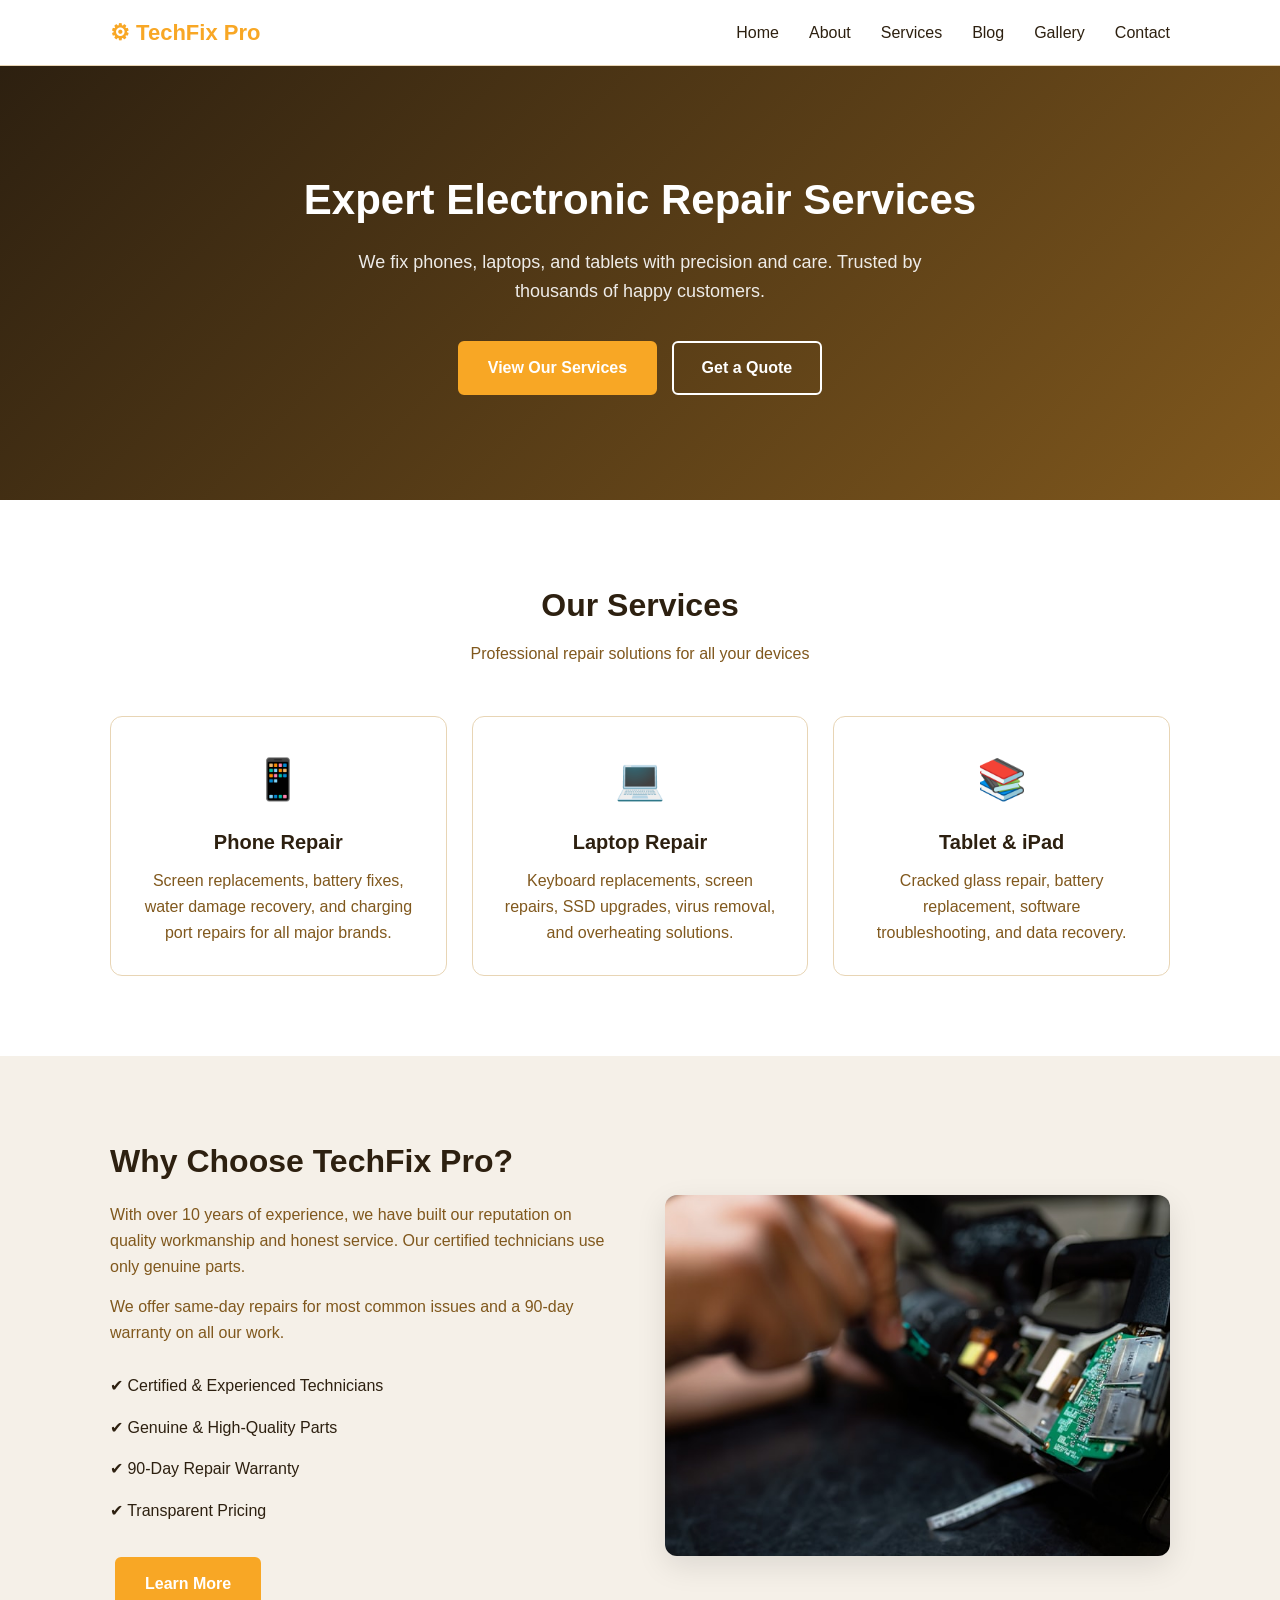
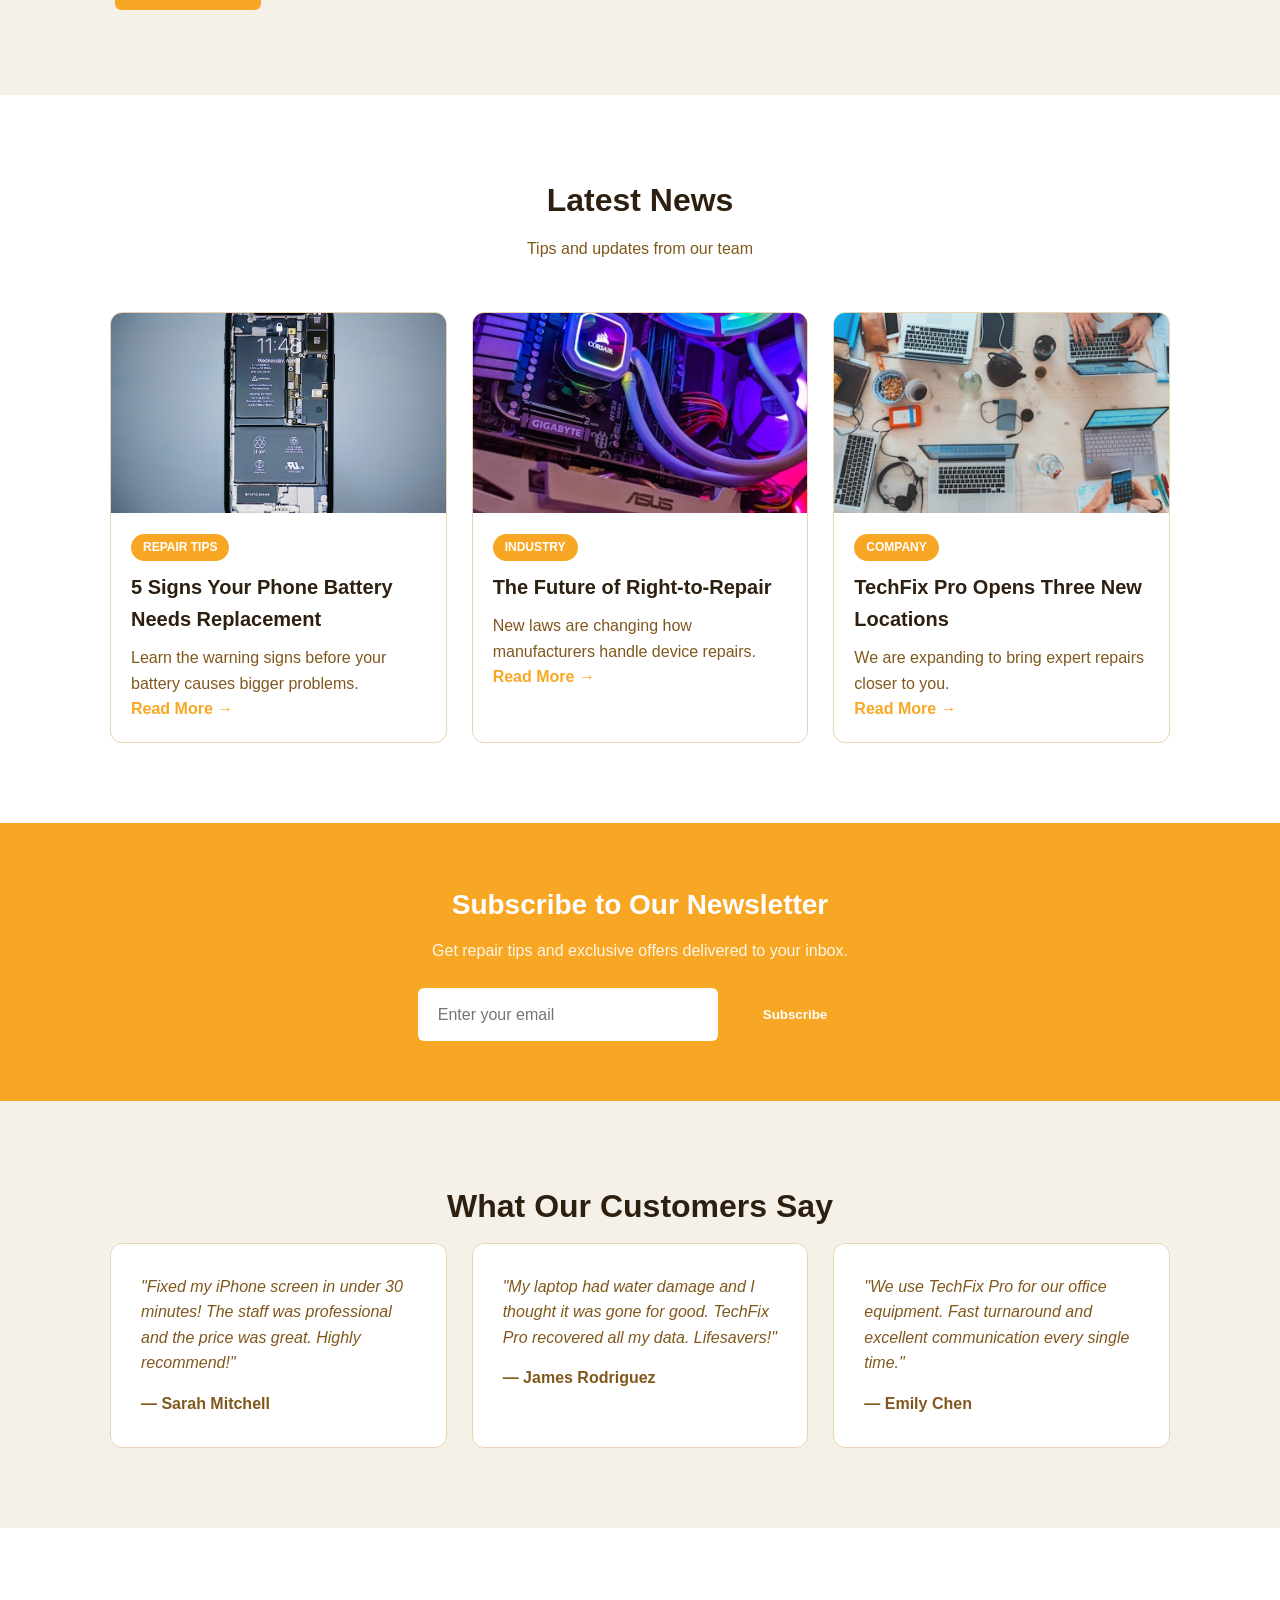
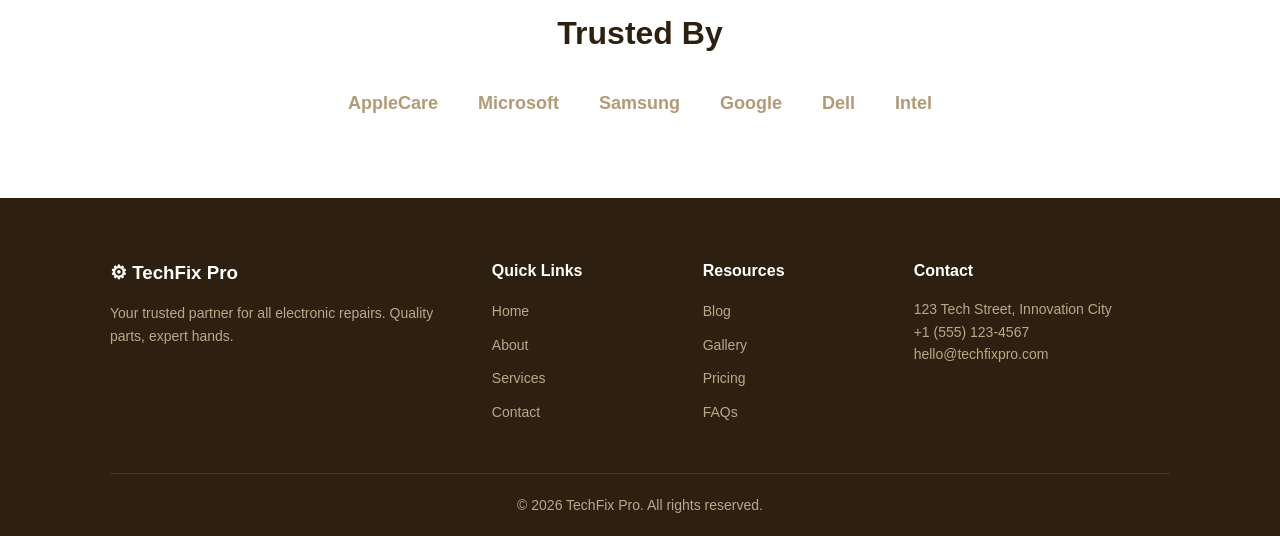
<file: index.html>
<!DOCTYPE html>
<html lang="en">
<head>
    <meta charset="UTF-8">
    <meta name="viewport" content="width=device-width, initial-scale=1.0">
    <title>TechFix Pro - Electronic Repair Shop</title>
    <link rel="stylesheet" href="styles.css">
</head>
<body>

    <!-- Navigation -->
    <nav class="navbar">
        <div class="container nav-container">
            <a href="index.html" class="logo">&#9881; TechFix Pro</a>
            <ul class="nav-links">
                <li><a href="index.html">Home</a></li>
                <li><a href="about.html">About</a></li>
                <li><a href="services.html">Services</a></li>
                <li><a href="blog.html">Blog</a></li>
                <li><a href="gallery.html">Gallery</a></li>
                <li><a href="contact.html">Contact</a></li>
            </ul>
        </div>
    </nav>

    <!-- Hero Section -->
    <header class="hero">
        <div class="container">
            <h1>Expert Electronic Repair Services</h1>
            <p>We fix phones, laptops, and tablets with precision and care. Trusted by thousands of happy customers.</p>
            <a href="services.html" class="btn">View Our Services</a>
            <a href="contact.html" class="btn btn-outline">Get a Quote</a>
        </div>
    </header>

    <!-- Services Section -->
    <section class="section services">
        <div class="container">
            <h2 class="section-title">Our Services</h2>
            <p class="section-subtitle">Professional repair solutions for all your devices</p>

            <div class="card-grid three-col">
                <div class="card">
                    <div class="card-icon">&#128241;</div>
                    <h3>Phone Repair</h3>
                    <p>Screen replacements, battery fixes, water damage recovery, and charging port repairs for all major brands.</p>
                </div>
                <div class="card">
                    <div class="card-icon">&#128187;</div>
                    <h3>Laptop Repair</h3>
                    <p>Keyboard replacements, screen repairs, SSD upgrades, virus removal, and overheating solutions.</p>
                </div>
                <div class="card">
                    <div class="card-icon">&#128218;</div>
                    <h3>Tablet & iPad</h3>
                    <p>Cracked glass repair, battery replacement, software troubleshooting, and data recovery.</p>
                </div>
            </div>
        </div>
    </section>

    <!-- About Section -->
    <section class="section about-section">
        <div class="container">
            <div class="two-col">
                <div class="about-text">
                    <h2>Why Choose TechFix Pro?</h2>
                    <p>With over 10 years of experience, we have built our reputation on quality workmanship and honest service. Our certified technicians use only genuine parts.</p>
                    <p>We offer same-day repairs for most common issues and a 90-day warranty on all our work.</p>
                    <ul class="feature-list">
                        <li>&#10004; Certified & Experienced Technicians</li>
                        <li>&#10004; Genuine & High-Quality Parts</li>
                        <li>&#10004; 90-Day Repair Warranty</li>
                        <li>&#10004; Transparent Pricing</li>
                    </ul>
                    <a href="about.html" class="btn">Learn More</a>
                </div>
                <div class="about-image">
                    <img src="img/aa1.jpg" alt="Technician repairing a device">
                </div>
            </div>
        </div>
    </section>

    <!-- Latest News -->
    <section class="section">
        <div class="container">
            <h2 class="section-title">Latest News</h2>
            <p class="section-subtitle">Tips and updates from our team</p>

            <div class="card-grid three-col">
                <article class="card news-card">
                    <img src="img/blog2.jpg" alt="Phone battery">
                    <div class="card-body">
                        <span class="tag">Repair Tips</span>
                        <h3>5 Signs Your Phone Battery Needs Replacement</h3>
                        <p>Learn the warning signs before your battery causes bigger problems.</p>
                        <a href="blog.html">Read More &rarr;</a>
                    </div>
                </article>
                <article class="card news-card">
                    <img src="img/blog3.jpg" alt="Laptop repair">
                    <div class="card-body">
                        <span class="tag">Industry</span>
                        <h3>The Future of Right-to-Repair</h3>
                        <p>New laws are changing how manufacturers handle device repairs.</p>
                        <a href="blog.html">Read More &rarr;</a>
                    </div>
                </article>
                <article class="card news-card">
                    <img src="img/blog1.jpg" alt="Tech team">
                    <div class="card-body">
                        <span class="tag">Company</span>
                        <h3>TechFix Pro Opens Three New Locations</h3>
                        <p>We are expanding to bring expert repairs closer to you.</p>
                        <a href="blog.html">Read More &rarr;</a>
                    </div>
                </article>
            </div>
        </div>
    </section>

    <!-- Newsletter -->
    <section class="newsletter">
        <div class="container">
            <h2>Subscribe to Our Newsletter</h2>
            <p>Get repair tips and exclusive offers delivered to your inbox.</p>
            <form action="#" method="post">
                <input type="email" placeholder="Enter your email" required>
                <button type="submit" class="btn">Subscribe</button>
            </form>
        </div>
    </section>

    <!-- Testimonials -->
    <section class="section testimonials">
        <div class="container">
            <h2 class="section-title">What Our Customers Say</h2>

            <div class="card-grid three-col">
                <div class="card testimonial-card">
                    <p class="quote">"Fixed my iPhone screen in under 30 minutes! The staff was professional and the price was great. Highly recommend!"</p>
                    <p class="author">&mdash; Sarah Mitchell</p>
                </div>
                <div class="card testimonial-card">
                    <p class="quote">"My laptop had water damage and I thought it was gone for good. TechFix Pro recovered all my data. Lifesavers!"</p>
                    <p class="author">&mdash; James Rodriguez</p>
                </div>
                <div class="card testimonial-card">
                    <p class="quote">"We use TechFix Pro for our office equipment. Fast turnaround and excellent communication every single time."</p>
                    <p class="author">&mdash; Emily Chen</p>
                </div>
            </div>
        </div>
    </section>

    <!-- Clients -->
    <section class="section clients">
        <div class="container">
            <h2 class="section-title">Trusted By</h2>
            <div class="client-logos">
                <span>AppleCare</span>
                <span>Microsoft</span>
                <span>Samsung</span>
                <span>Google</span>
                <span>Dell</span>
                <span>Intel</span>
            </div>
        </div>
    </section>

    <!-- Footer -->
    <footer class="footer">
        <div class="container">
            <div class="footer-grid">
                <div class="footer-brand">
                    <h3>&#9881; TechFix Pro</h3>
                    <p>Your trusted partner for all electronic repairs. Quality parts, expert hands.</p>
                </div>
                <div class="footer-links">
                    <h4>Quick Links</h4>
                    <ul>
                        <li><a href="index.html">Home</a></li>
                        <li><a href="about.html">About</a></li>
                        <li><a href="services.html">Services</a></li>
                        <li><a href="contact.html">Contact</a></li>
                    </ul>
                </div>
                <div class="footer-links">
                    <h4>Resources</h4>
                    <ul>
                        <li><a href="blog.html">Blog</a></li>
                        <li><a href="gallery.html">Gallery</a></li>
                        <li><a href="services.html">Pricing</a></li>
                        <li><a href="contact.html">FAQs</a></li>
                    </ul>
                </div>
                <div class="footer-contact">
                    <h4>Contact</h4>
                    <p>123 Tech Street, Innovation City</p>
                    <p>+1 (555) 123-4567</p>
                    <p>hello@techfixpro.com</p>
                </div>
            </div>
            <div class="footer-bottom">
                <p>&copy; 2026 TechFix Pro. All rights reserved.</p>
            </div>
        </div>
    </footer>

</body>
</html>
</file>
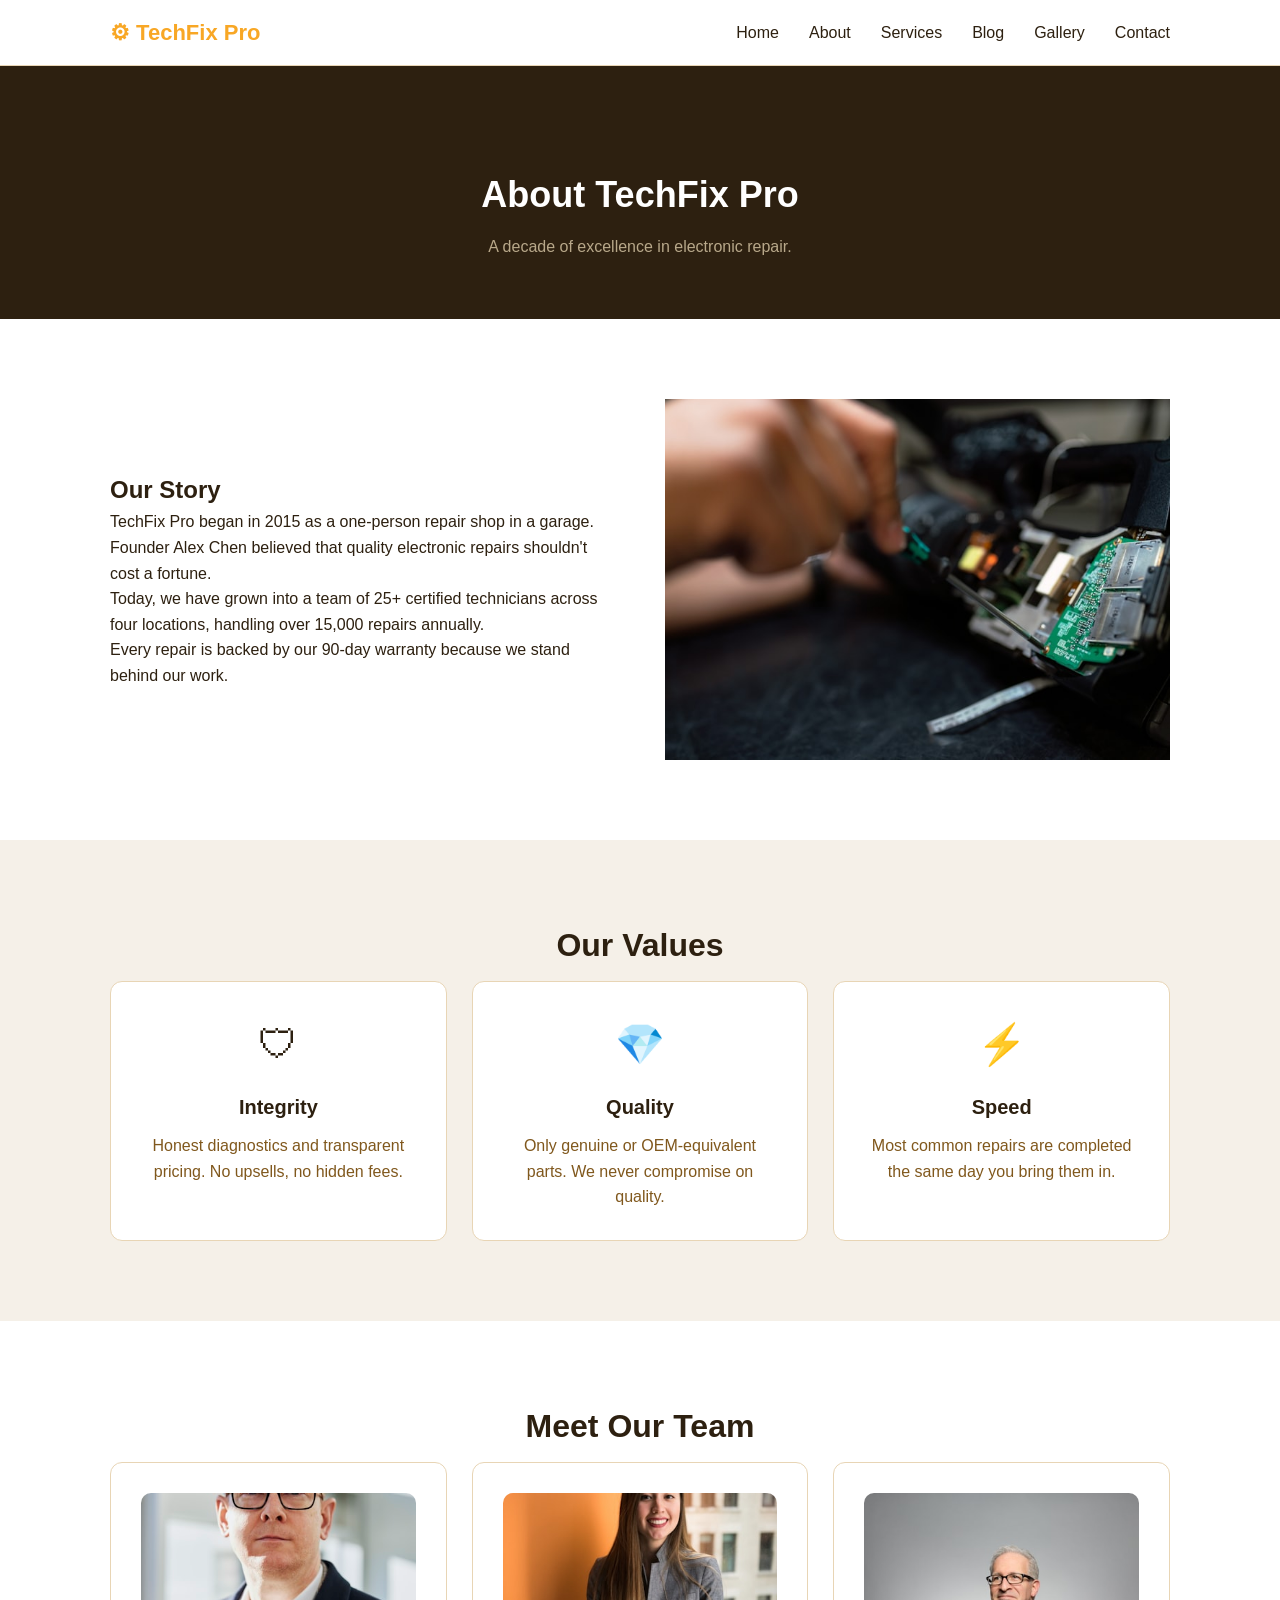
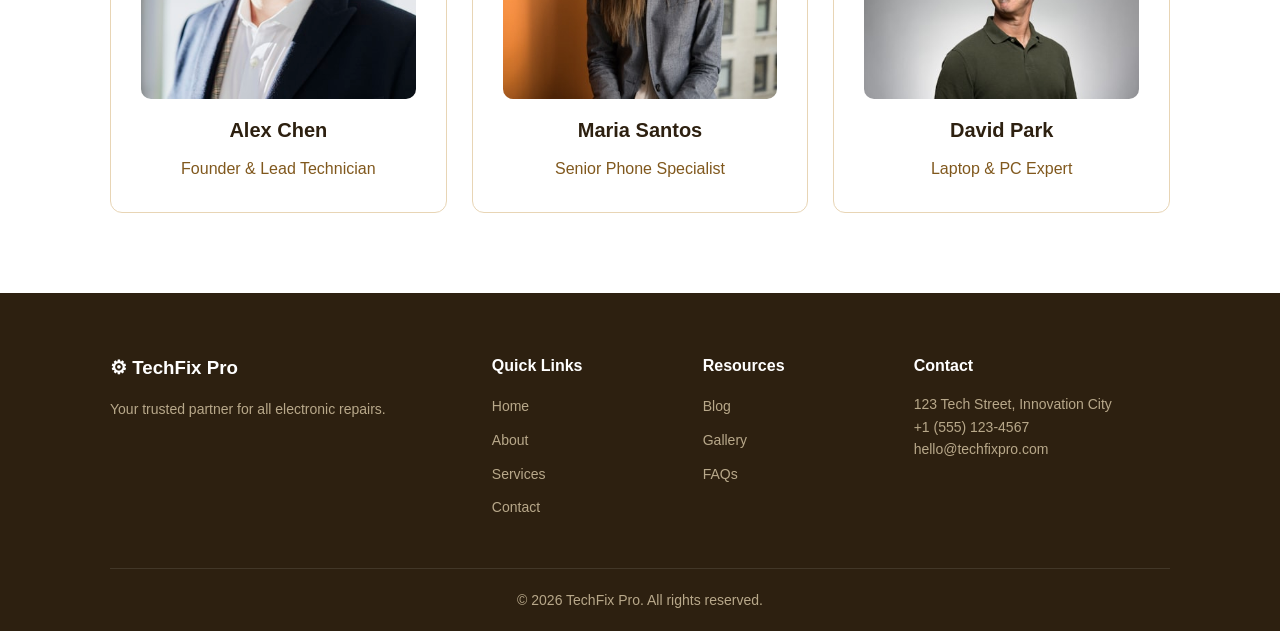
<file: about.html>
<!DOCTYPE html>
<html lang="en">
<head>
    <meta charset="UTF-8">
    <meta name="viewport" content="width=device-width, initial-scale=1.0">
    <title>About Us - TechFix Pro</title>
    <link rel="stylesheet" href="styles.css">
</head>
<body>

    <nav class="navbar">
        <div class="container nav-container">
            <a href="index.html" class="logo">&#9881; TechFix Pro</a>
            <ul class="nav-links">
                <li><a href="index.html">Home</a></li>
                <li><a href="about.html">About</a></li>
                <li><a href="services.html">Services</a></li>
                <li><a href="blog.html">Blog</a></li>
                <li><a href="gallery.html">Gallery</a></li>
                <li><a href="contact.html">Contact</a></li>
            </ul>
        </div>
    </nav>

    <header class="page-header">
        <div class="container">
            <h1>About TechFix Pro</h1>
            <p>A decade of excellence in electronic repair.</p>
        </div>
    </header>

    <section class="section">
        <div class="container">
            <div class="two-col">
                <div>
                    <h2>Our Story</h2>
                    <p>TechFix Pro began in 2015 as a one-person repair shop in a garage. Founder Alex Chen believed that quality electronic repairs shouldn't cost a fortune.</p>
                    <p>Today, we have grown into a team of 25+ certified technicians across four locations, handling over 15,000 repairs annually.</p>
                    <p>Every repair is backed by our 90-day warranty because we stand behind our work.</p>
                </div>
                <div>
                    <img src="img/aa1.jpg" alt="Our workshop">
                </div>
            </div>
        </div>
    </section>

    <section class="section" style="background: var(--light-gray);">
        <div class="container">
            <h2 class="section-title">Our Values</h2>
            <div class="card-grid three-col">
                <div class="card">
                    <div class="card-icon">&#128737;</div>
                    <h3>Integrity</h3>
                    <p>Honest diagnostics and transparent pricing. No upsells, no hidden fees.</p>
                </div>
                <div class="card">
                    <div class="card-icon">&#128142;</div>
                    <h3>Quality</h3>
                    <p>Only genuine or OEM-equivalent parts. We never compromise on quality.</p>
                </div>
                <div class="card">
                    <div class="card-icon">&#9889;</div>
                    <h3>Speed</h3>
                    <p>Most common repairs are completed the same day you bring them in.</p>
                </div>
            </div>
        </div>
    </section>

    <section class="section">
        <div class="container">
            <h2 class="section-title">Meet Our Team</h2>
            <div class="card-grid three-col">
                <div class="card">
                    <img src="img/team1.jpg" alt="Alex Chen" style="border-radius: 10px; margin-bottom: 15px;">
                    <h3>Alex Chen</h3>
                    <p>Founder & Lead Technician</p>
                </div>
                <div class="card">
                    <img src="img/team2.jpg" alt="Maria Santos" style="border-radius: 10px; margin-bottom: 15px;">
                    <h3>Maria Santos</h3>
                    <p>Senior Phone Specialist</p>
                </div>
                <div class="card">
                    <img src="img/team3.jpg" alt="David Park" style="border-radius: 10px; margin-bottom: 15px;">
                    <h3>David Park</h3>
                    <p>Laptop & PC Expert</p>
                </div>
            </div>
        </div>
    </section>

    <footer class="footer">
        <div class="container">
            <div class="footer-grid">
                <div class="footer-brand">
                    <h3>&#9881; TechFix Pro</h3>
                    <p>Your trusted partner for all electronic repairs.</p>
                </div>
                <div class="footer-links">
                    <h4>Quick Links</h4>
                    <ul>
                        <li><a href="index.html">Home</a></li>
                        <li><a href="about.html">About</a></li>
                        <li><a href="services.html">Services</a></li>
                        <li><a href="contact.html">Contact</a></li>
                    </ul>
                </div>
                <div class="footer-links">
                    <h4>Resources</h4>
                    <ul>
                        <li><a href="blog.html">Blog</a></li>
                        <li><a href="gallery.html">Gallery</a></li>
                        <li><a href="contact.html">FAQs</a></li>
                    </ul>
                </div>
                <div class="footer-contact">
                    <h4>Contact</h4>
                    <p>123 Tech Street, Innovation City</p>
                    <p>+1 (555) 123-4567</p>
                    <p>hello@techfixpro.com</p>
                </div>
            </div>
            <div class="footer-bottom">
                <p>&copy; 2026 TechFix Pro. All rights reserved.</p>
            </div>
        </div>
    </footer>

</body>
</html>
</file>
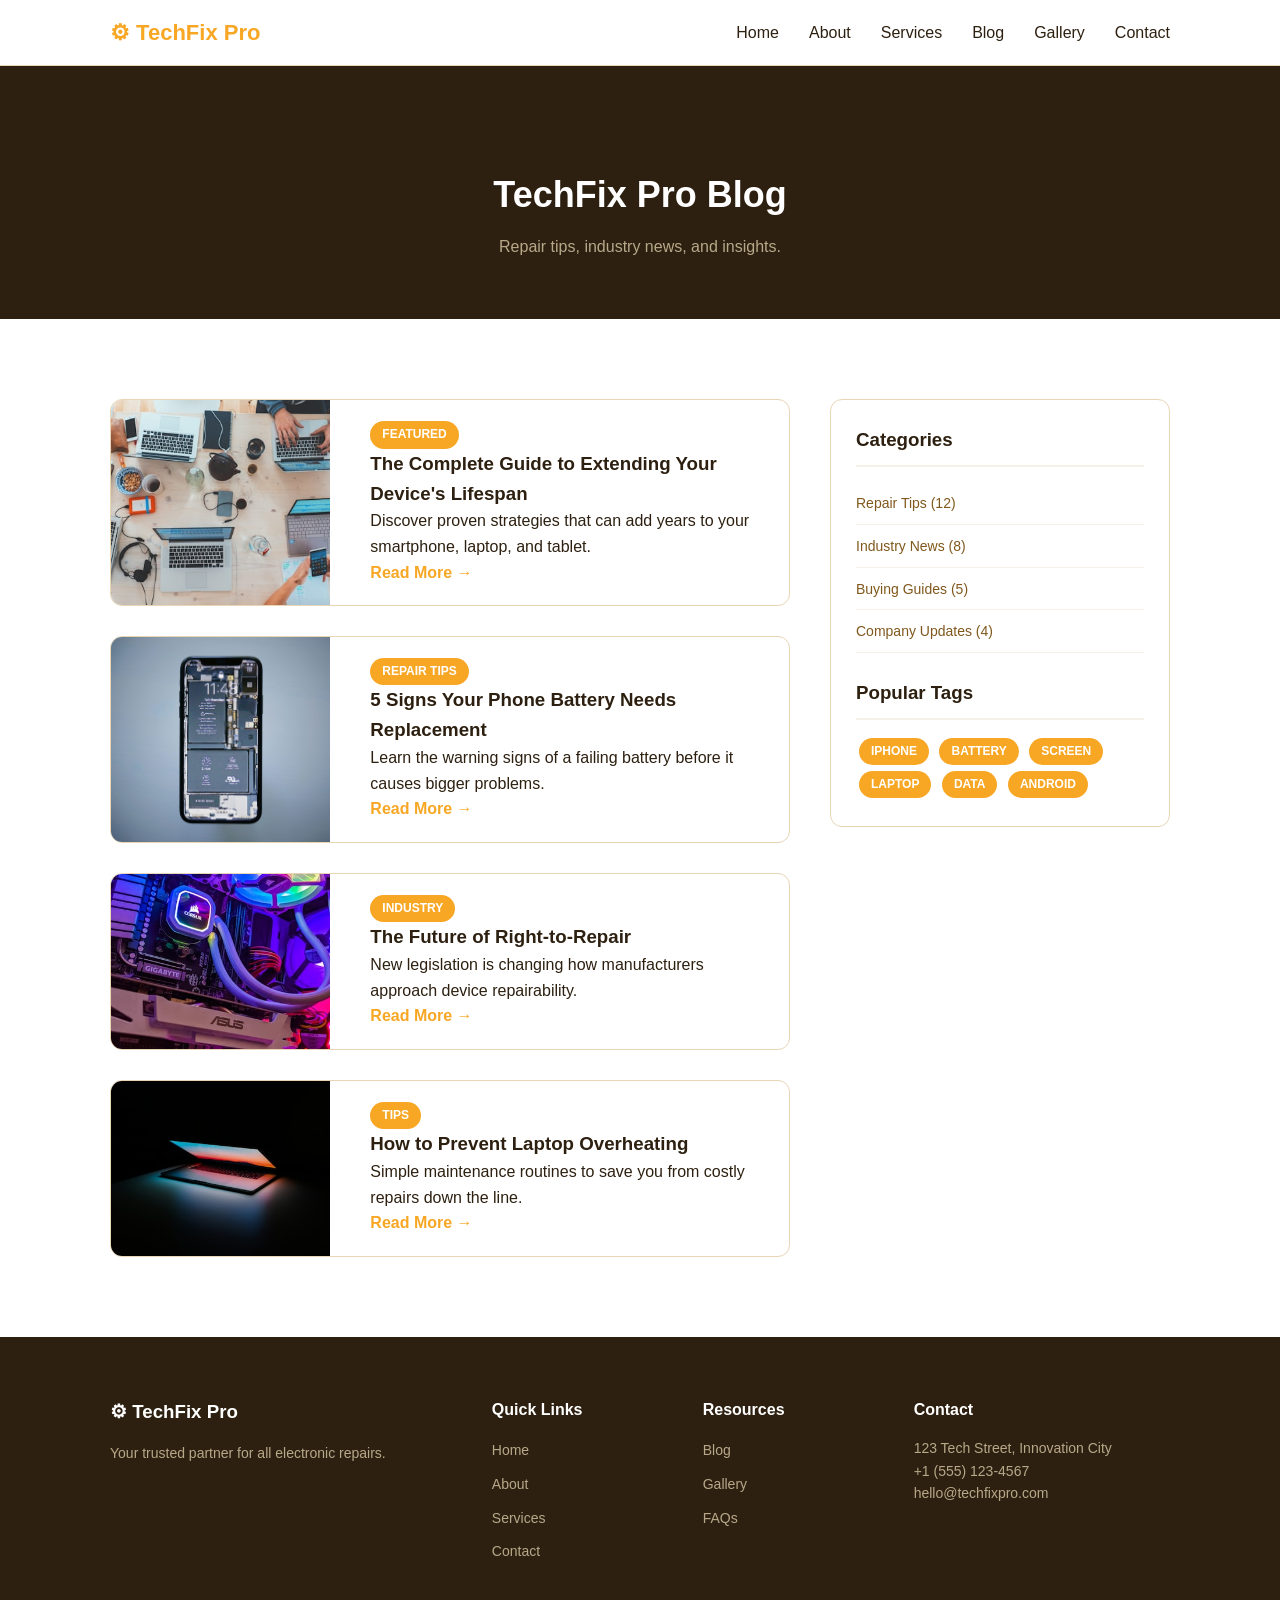
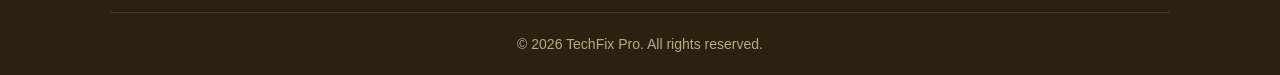
<file: blog.html>
<!DOCTYPE html>
<html lang="en">
<head>
    <meta charset="UTF-8">
    <meta name="viewport" content="width=device-width, initial-scale=1.0">
    <title>Blog - TechFix Pro</title>
    <link rel="stylesheet" href="styles.css">
</head>
<body>

    <nav class="navbar">
        <div class="container nav-container">
            <a href="index.html" class="logo">&#9881; TechFix Pro</a>
            <ul class="nav-links">
                <li><a href="index.html">Home</a></li>
                <li><a href="about.html">About</a></li>
                <li><a href="services.html">Services</a></li>
                <li><a href="blog.html">Blog</a></li>
                <li><a href="gallery.html">Gallery</a></li>
                <li><a href="contact.html">Contact</a></li>
            </ul>
        </div>
    </nav>

    <header class="page-header">
        <div class="container">
            <h1>TechFix Pro Blog</h1>
            <p>Repair tips, industry news, and insights.</p>
        </div>
    </header>

    <section class="section">
        <div class="container">
            <div class="blog-grid">
                <div class="blog-posts">
                    <article class="blog-post">
                        <img src="img/blog1.jpg" alt="Featured post">
                        <div class="blog-post-content">
                            <span class="tag">Featured</span>
                            <h3>The Complete Guide to Extending Your Device's Lifespan</h3>
                            <p>Discover proven strategies that can add years to your smartphone, laptop, and tablet.</p>
                            <a href="#" style="color: var(--primary); font-weight: 600;">Read More &rarr;</a>
                        </div>
                    </article>
                    <article class="blog-post">
                        <img src="img/blog2.jpg" alt="Phone battery">
                        <div class="blog-post-content">
                            <span class="tag">Repair Tips</span>
                            <h3>5 Signs Your Phone Battery Needs Replacement</h3>
                            <p>Learn the warning signs of a failing battery before it causes bigger problems.</p>
                            <a href="#" style="color: var(--primary); font-weight: 600;">Read More &rarr;</a>
                        </div>
                    </article>
                    <article class="blog-post">
                        <img src="img/blog3.jpg" alt="Right to repair">
                        <div class="blog-post-content">
                            <span class="tag">Industry</span>
                            <h3>The Future of Right-to-Repair</h3>
                            <p>New legislation is changing how manufacturers approach device repairability.</p>
                            <a href="#" style="color: var(--primary); font-weight: 600;">Read More &rarr;</a>
                        </div>
                    </article>
                    <article class="blog-post">
                        <img src="img/blog4.jpg" alt="Laptop maintenance">
                        <div class="blog-post-content">
                            <span class="tag">Tips</span>
                            <h3>How to Prevent Laptop Overheating</h3>
                            <p>Simple maintenance routines to save you from costly repairs down the line.</p>
                            <a href="#" style="color: var(--primary); font-weight: 600;">Read More &rarr;</a>
                        </div>
                    </article>
                </div>
                <aside class="sidebar">
                    <h3>Categories</h3>
                    <ul>
                        <li><a href="#">Repair Tips (12)</a></li>
                        <li><a href="#">Industry News (8)</a></li>
                        <li><a href="#">Buying Guides (5)</a></li>
                        <li><a href="#">Company Updates (4)</a></li>
                    </ul>
                    <h3 style="margin-top: 25px;">Popular Tags</h3>
                    <p style="margin-top: 10px;">
                        <span class="tag" style="margin: 3px; display: inline-block;">iPhone</span>
                        <span class="tag" style="margin: 3px; display: inline-block;">Battery</span>
                        <span class="tag" style="margin: 3px; display: inline-block;">Screen</span>
                        <span class="tag" style="margin: 3px; display: inline-block;">Laptop</span>
                        <span class="tag" style="margin: 3px; display: inline-block;">Data</span>
                        <span class="tag" style="margin: 3px; display: inline-block;">Android</span>
                    </p>
                </aside>
            </div>
        </div>
    </section>

    <footer class="footer">
        <div class="container">
            <div class="footer-grid">
                <div class="footer-brand">
                    <h3>&#9881; TechFix Pro</h3>
                    <p>Your trusted partner for all electronic repairs.</p>
                </div>
                <div class="footer-links">
                    <h4>Quick Links</h4>
                    <ul>
                        <li><a href="index.html">Home</a></li>
                        <li><a href="about.html">About</a></li>
                        <li><a href="services.html">Services</a></li>
                        <li><a href="contact.html">Contact</a></li>
                    </ul>
                </div>
                <div class="footer-links">
                    <h4>Resources</h4>
                    <ul>
                        <li><a href="blog.html">Blog</a></li>
                        <li><a href="gallery.html">Gallery</a></li>
                        <li><a href="contact.html">FAQs</a></li>
                    </ul>
                </div>
                <div class="footer-contact">
                    <h4>Contact</h4>
                    <p>123 Tech Street, Innovation City</p>
                    <p>+1 (555) 123-4567</p>
                    <p>hello@techfixpro.com</p>
                </div>
            </div>
            <div class="footer-bottom">
                <p>&copy; 2026 TechFix Pro. All rights reserved.</p>
            </div>
        </div>
    </footer>

</body>
</html>
</file>
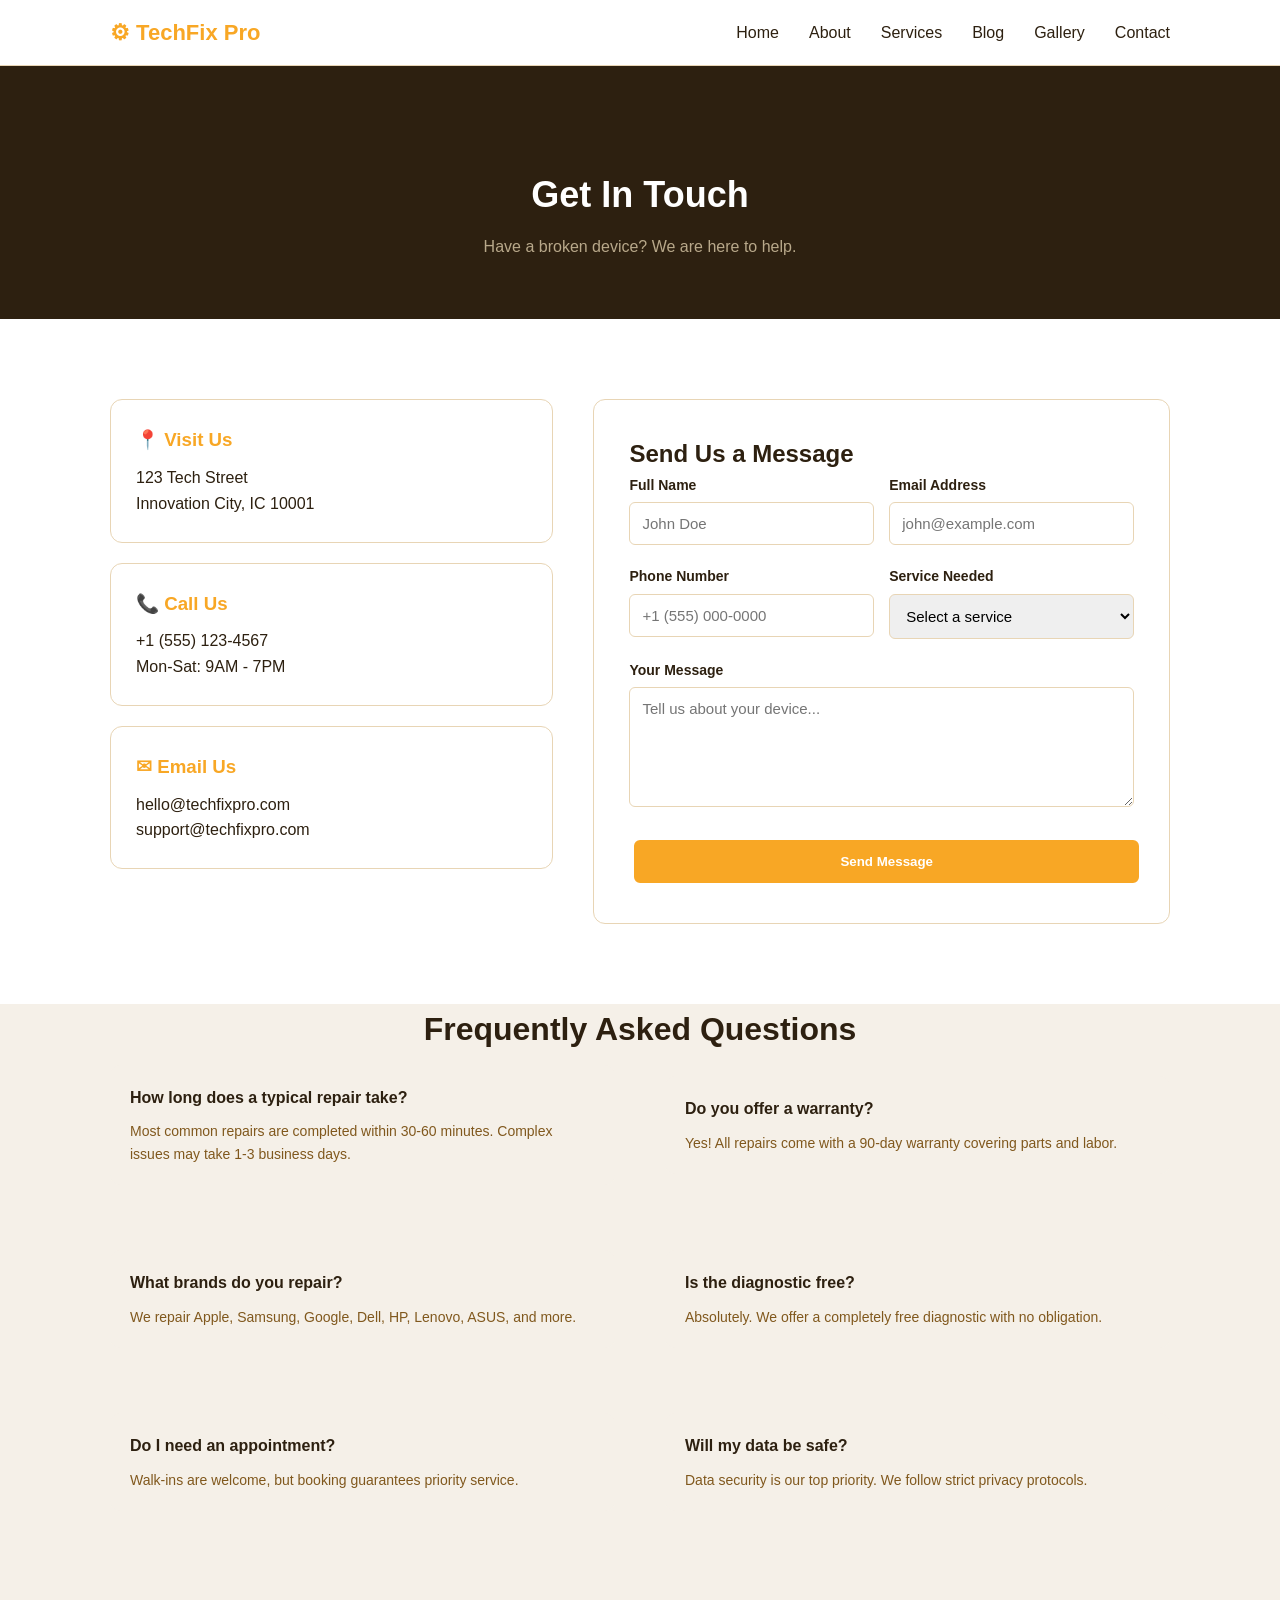
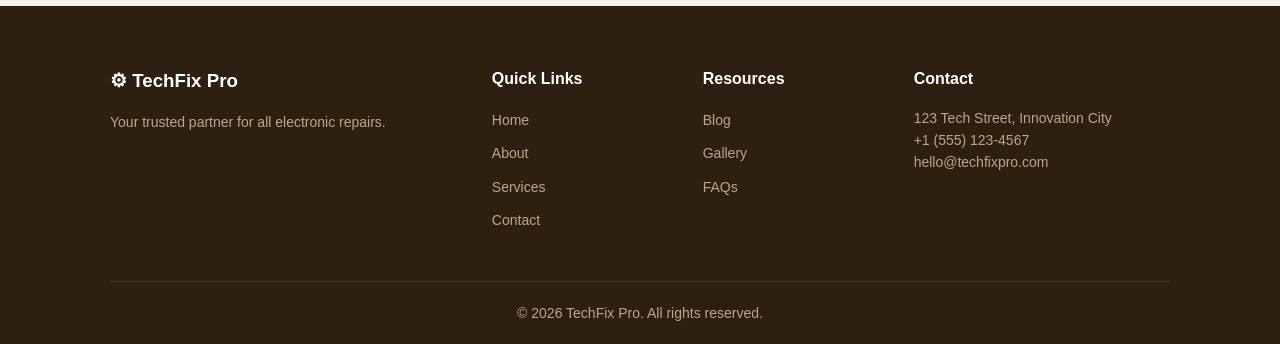
<file: contact.html>
<!DOCTYPE html>
<html lang="en">
<head>
    <meta charset="UTF-8">
    <meta name="viewport" content="width=device-width, initial-scale=1.0">
    <title>Contact Us - TechFix Pro</title>
    <link rel="stylesheet" href="styles.css">
</head>
<body>

    <nav class="navbar">
        <div class="container nav-container">
            <a href="index.html" class="logo">&#9881; TechFix Pro</a>
            <ul class="nav-links">
                <li><a href="index.html">Home</a></li>
                <li><a href="about.html">About</a></li>
                <li><a href="services.html">Services</a></li>
                <li><a href="blog.html">Blog</a></li>
                <li><a href="gallery.html">Gallery</a></li>
                <li><a href="contact.html">Contact</a></li>
            </ul>
        </div>
    </nav>

    <header class="page-header">
        <div class="container">
            <h1>Get In Touch</h1>
            <p>Have a broken device? We are here to help.</p>
        </div>
    </header>

    <section class="section">
        <div class="container">
            <div class="contact-grid">
                <div>
                    <div class="contact-info-box">
                        <h3>&#128205; Visit Us</h3>
                        <p>123 Tech Street<br>Innovation City, IC 10001</p>
                    </div>
                    <div class="contact-info-box">
                        <h3>&#128222; Call Us</h3>
                        <p>+1 (555) 123-4567<br>Mon-Sat: 9AM - 7PM</p>
                    </div>
                    <div class="contact-info-box">
                        <h3>&#9993; Email Us</h3>
                        <p>hello@techfixpro.com<br>support@techfixpro.com</p>
                    </div>
                </div>
                <div class="contact-form">
                    <h2>Send Us a Message</h2>
                    <form action="#" method="post">
                        <div class="form-row">
                            <div class="form-group">
                                <label for="name">Full Name</label>
                                <input type="text" id="name" name="name" placeholder="John Doe" required>
                            </div>
                            <div class="form-group">
                                <label for="email">Email Address</label>
                                <input type="email" id="email" name="email" placeholder="john@example.com" required>
                            </div>
                        </div>
                        <div class="form-row">
                            <div class="form-group">
                                <label for="phone">Phone Number</label>
                                <input type="tel" id="phone" name="phone" placeholder="+1 (555) 000-0000">
                            </div>
                            <div class="form-group">
                                <label for="service">Service Needed</label>
                                <select id="service" name="service" required>
                                    <option value="" disabled selected>Select a service</option>
                                    <option value="phone">Phone Repair</option>
                                    <option value="laptop">Laptop Repair</option>
                                    <option value="tablet">Tablet / iPad Repair</option>
                                    <option value="other">Other / Not Sure</option>
                                </select>
                            </div>
                        </div>
                        <div class="form-group">
                            <label for="message">Your Message</label>
                            <textarea id="message" name="message" placeholder="Tell us about your device..." required></textarea>
                        </div>
                        <button type="submit" class="btn" style="width: 100%;">Send Message</button>
                    </form>
                </div>
            </div>
        </div>
    </section>

    <section class="section" style="background: var(--light-gray); padding-top: 0;">
        <div class="container">
            <h2 class="section-title">Frequently Asked Questions</h2>
            <div class="two-col">
                <div class="faq-item">
                    <h3>How long does a typical repair take?</h3>
                    <p>Most common repairs are completed within 30-60 minutes. Complex issues may take 1-3 business days.</p>
                </div>
                <div class="faq-item">
                    <h3>Do you offer a warranty?</h3>
                    <p>Yes! All repairs come with a 90-day warranty covering parts and labor.</p>
                </div>
                <div class="faq-item">
                    <h3>What brands do you repair?</h3>
                    <p>We repair Apple, Samsung, Google, Dell, HP, Lenovo, ASUS, and more.</p>
                </div>
                <div class="faq-item">
                    <h3>Is the diagnostic free?</h3>
                    <p>Absolutely. We offer a completely free diagnostic with no obligation.</p>
                </div>
                <div class="faq-item">
                    <h3>Do I need an appointment?</h3>
                    <p>Walk-ins are welcome, but booking guarantees priority service.</p>
                </div>
                <div class="faq-item">
                    <h3>Will my data be safe?</h3>
                    <p>Data security is our top priority. We follow strict privacy protocols.</p>
                </div>
            </div>
        </div>
    </section>

    <footer class="footer">
        <div class="container">
            <div class="footer-grid">
                <div class="footer-brand">
                    <h3>&#9881; TechFix Pro</h3>
                    <p>Your trusted partner for all electronic repairs.</p>
                </div>
                <div class="footer-links">
                    <h4>Quick Links</h4>
                    <ul>
                        <li><a href="index.html">Home</a></li>
                        <li><a href="about.html">About</a></li>
                        <li><a href="services.html">Services</a></li>
                        <li><a href="contact.html">Contact</a></li>
                    </ul>
                </div>
                <div class="footer-links">
                    <h4>Resources</h4>
                    <ul>
                        <li><a href="blog.html">Blog</a></li>
                        <li><a href="gallery.html">Gallery</a></li>
                        <li><a href="contact.html">FAQs</a></li>
                    </ul>
                </div>
                <div class="footer-contact">
                    <h4>Contact</h4>
                    <p>123 Tech Street, Innovation City</p>
                    <p>+1 (555) 123-4567</p>
                    <p>hello@techfixpro.com</p>
                </div>
            </div>
            <div class="footer-bottom">
                <p>&copy; 2026 TechFix Pro. All rights reserved.</p>
            </div>
        </div>
    </footer>

</body>
</html>
</file>
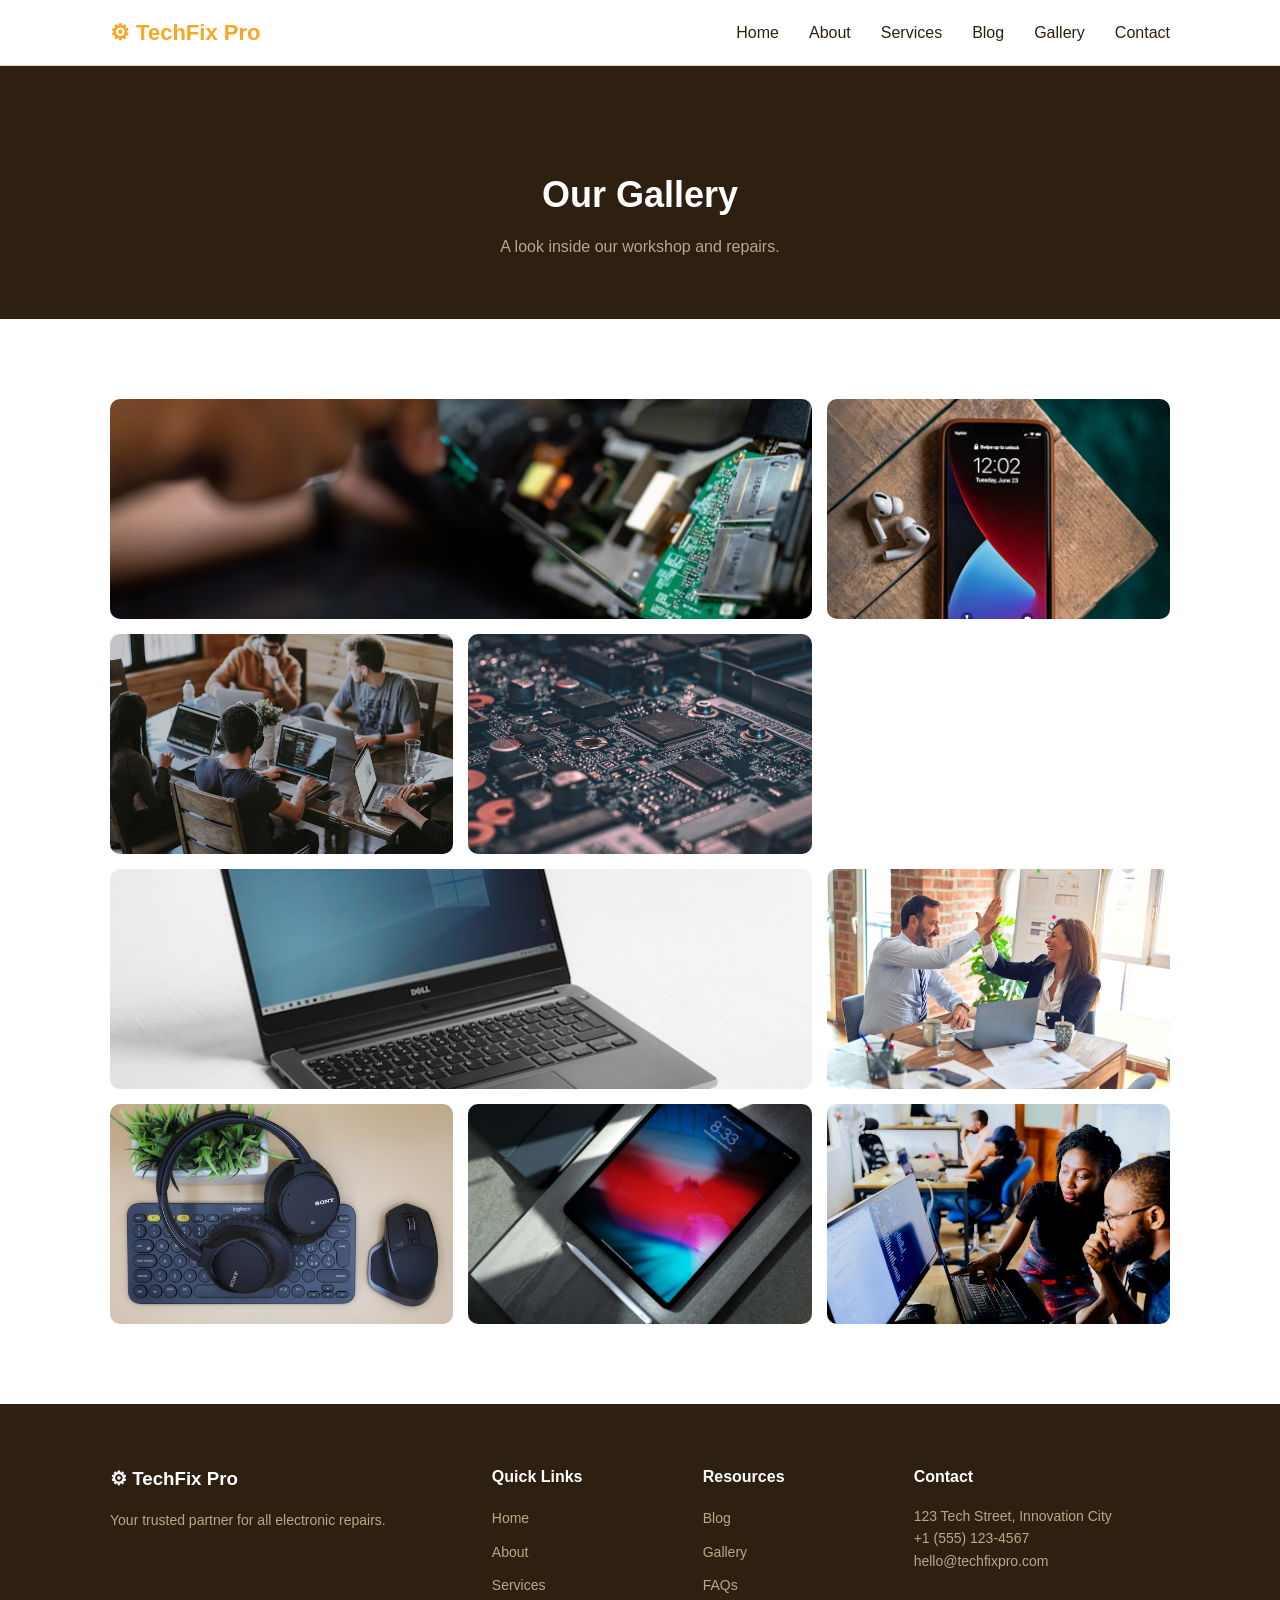
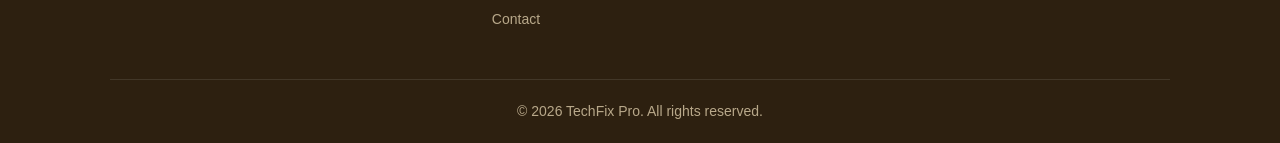
<file: gallery.html>
<!DOCTYPE html>
<html lang="en">
<head>
    <meta charset="UTF-8">
    <meta name="viewport" content="width=device-width, initial-scale=1.0">
    <title>Gallery - TechFix Pro</title>
    <link rel="stylesheet" href="styles.css">
</head>
<body>

    <nav class="navbar">
        <div class="container nav-container">
            <a href="index.html" class="logo">&#9881; TechFix Pro</a>
            <ul class="nav-links">
                <li><a href="index.html">Home</a></li>
                <li><a href="about.html">About</a></li>
                <li><a href="services.html">Services</a></li>
                <li><a href="blog.html">Blog</a></li>
                <li><a href="gallery.html">Gallery</a></li>
                <li><a href="contact.html">Contact</a></li>
            </ul>
        </div>
    </nav>

    <header class="page-header">
        <div class="container">
            <h1>Our Gallery</h1>
            <p>A look inside our workshop and repairs.</p>
        </div>
    </header>

    <section class="section">
        <div class="container">
            <div class="gallery-grid">
                <div class="gallery-item wide">
                    <img src="img/aa1.jpg" alt="Main workshop">
                </div>
                <div class="gallery-item">
                    <img src="img/service1.jpg" alt="Phone repair">
                </div>
                <div class="gallery-item">
                    <img src="img/gallery1.jpg" alt="Team meeting">
                </div>
                <div class="gallery-item">
                    <img src="img/gallery2.jpg" alt="Circuit board">
                </div>
                <div class="gallery-item wide">
                    <img src="img/service2.jpg" alt="Laptop repair">
                </div>
                <div class="gallery-item">
                    <img src="img/gallery3.jpg" alt="Customer service">
                </div>
                <div class="gallery-item">
                    <img src="img/gallery4.jpg" alt="Tools">
                </div>
                <div class="gallery-item">
                    <img src="img/service3.jpg" alt="Tablet repair">
                </div>
                <div class="gallery-item">
                    <img src="img/gallery5.jpg" alt="Team photo">
                </div>
            </div>
        </div>
    </section>

    <footer class="footer">
        <div class="container">
            <div class="footer-grid">
                <div class="footer-brand">
                    <h3>&#9881; TechFix Pro</h3>
                    <p>Your trusted partner for all electronic repairs.</p>
                </div>
                <div class="footer-links">
                    <h4>Quick Links</h4>
                    <ul>
                        <li><a href="index.html">Home</a></li>
                        <li><a href="about.html">About</a></li>
                        <li><a href="services.html">Services</a></li>
                        <li><a href="contact.html">Contact</a></li>
                    </ul>
                </div>
                <div class="footer-links">
                    <h4>Resources</h4>
                    <ul>
                        <li><a href="blog.html">Blog</a></li>
                        <li><a href="gallery.html">Gallery</a></li>
                        <li><a href="contact.html">FAQs</a></li>
                    </ul>
                </div>
                <div class="footer-contact">
                    <h4>Contact</h4>
                    <p>123 Tech Street, Innovation City</p>
                    <p>+1 (555) 123-4567</p>
                    <p>hello@techfixpro.com</p>
                </div>
            </div>
            <div class="footer-bottom">
                <p>&copy; 2026 TechFix Pro. All rights reserved.</p>
            </div>
        </div>
    </footer>

</body>
</html>
</file>
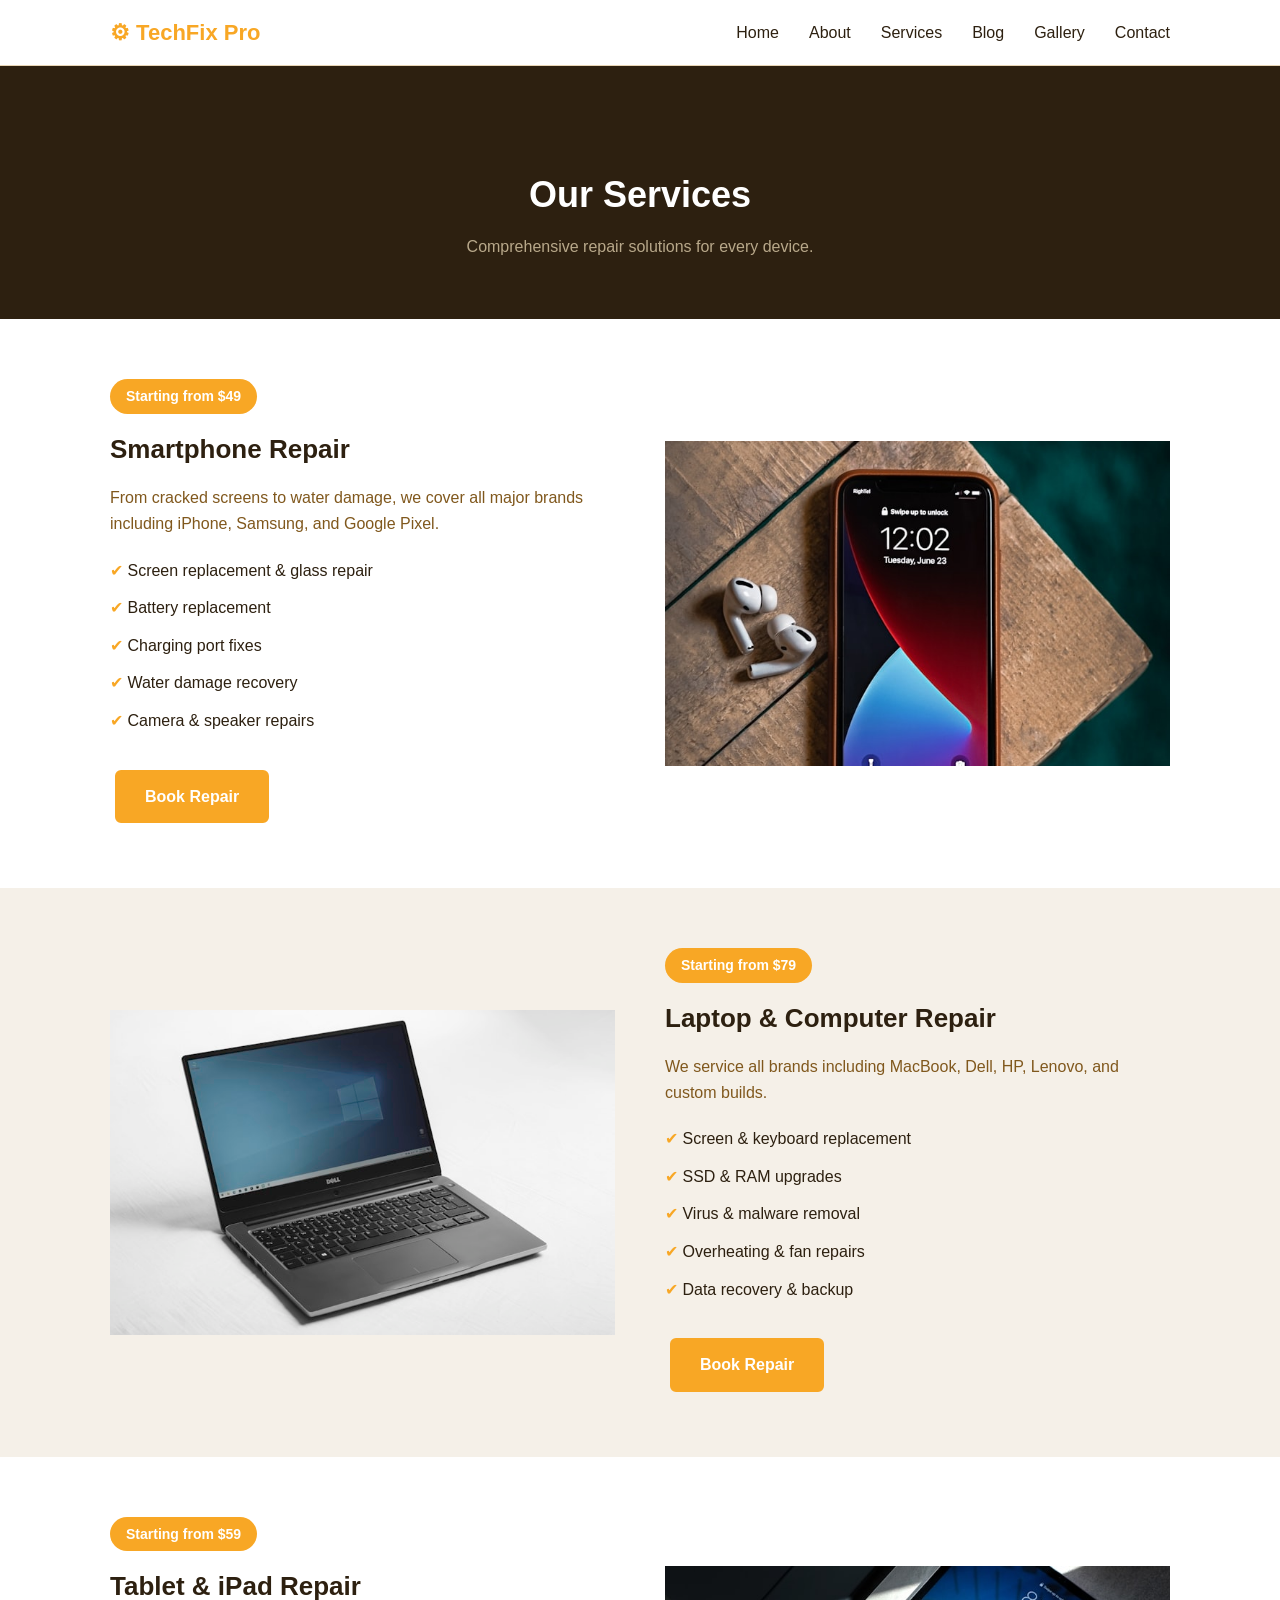
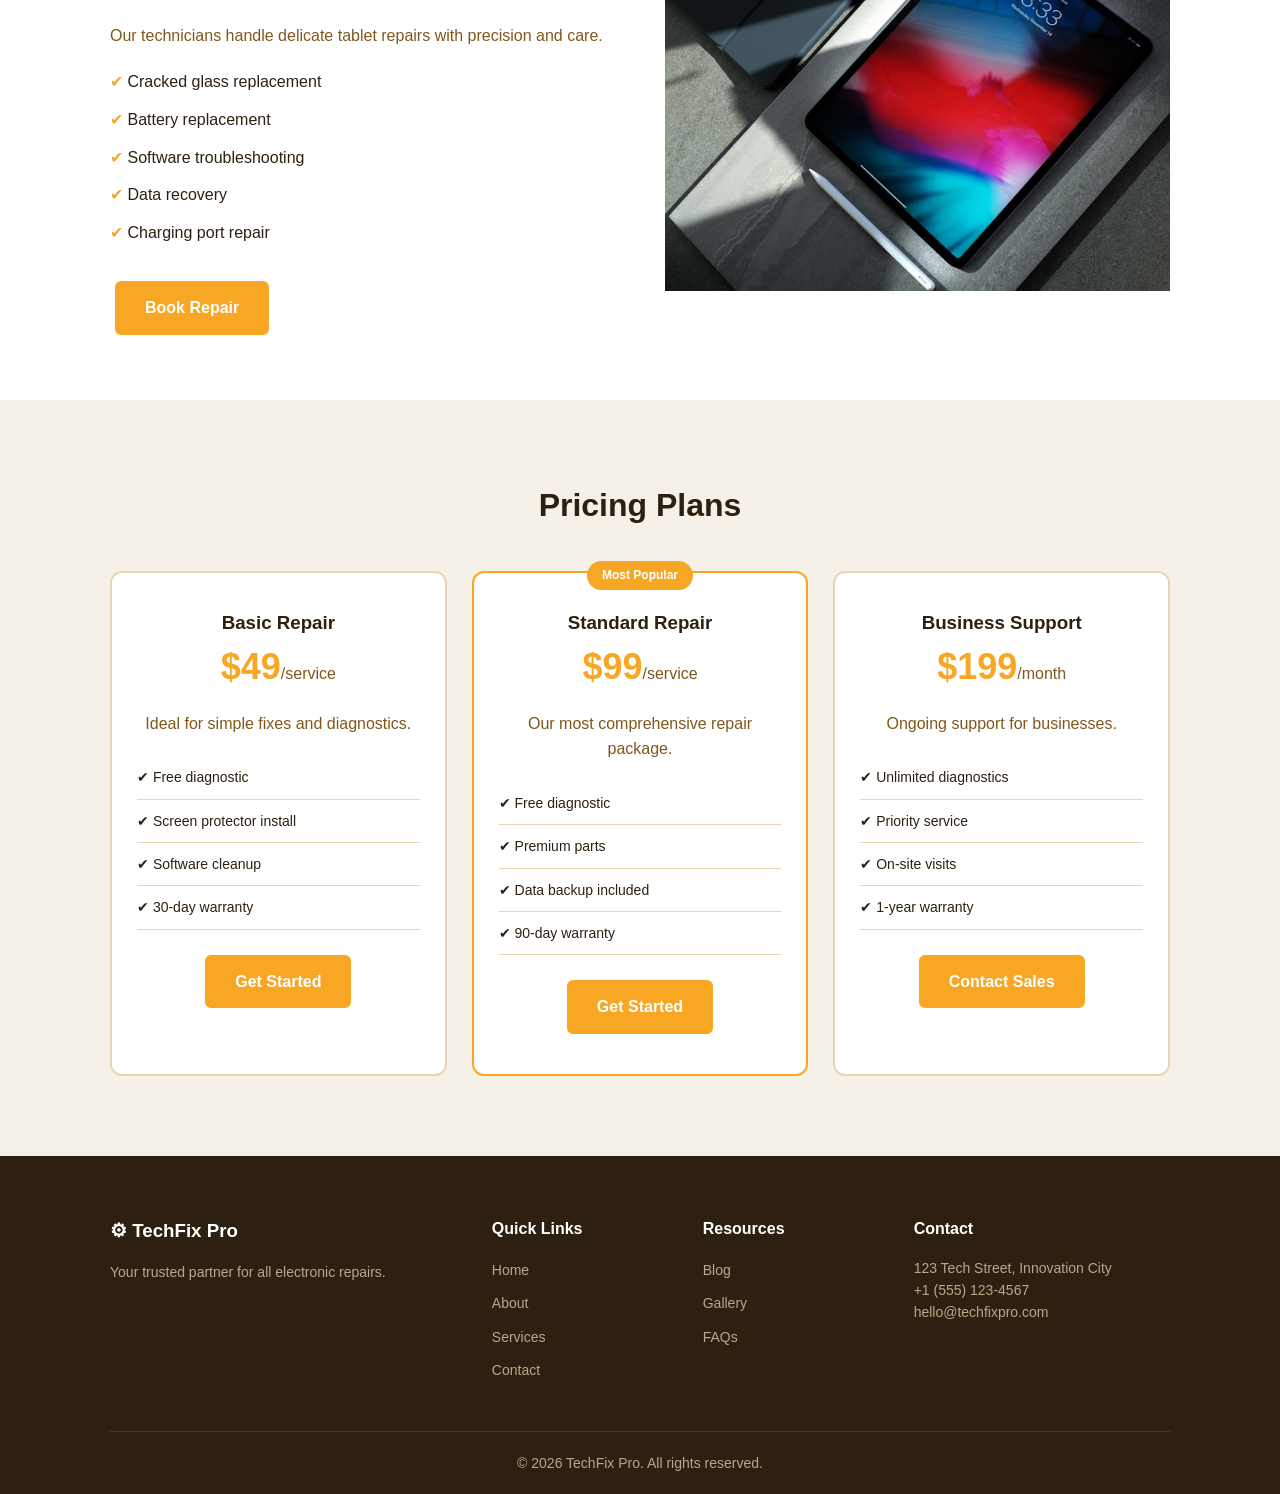
<file: services.html>
<!DOCTYPE html>
<html lang="en">
<head>
    <meta charset="UTF-8">
    <meta name="viewport" content="width=device-width, initial-scale=1.0">
    <title>Our Services - TechFix Pro</title>
    <link rel="stylesheet" href="styles.css">
</head>
<body>

    <nav class="navbar">
        <div class="container nav-container">
            <a href="index.html" class="logo">&#9881; TechFix Pro</a>
            <ul class="nav-links">
                <li><a href="index.html">Home</a></li>
                <li><a href="about.html">About</a></li>
                <li><a href="services.html">Services</a></li>
                <li><a href="blog.html">Blog</a></li>
                <li><a href="gallery.html">Gallery</a></li>
                <li><a href="contact.html">Contact</a></li>
            </ul>
        </div>
    </nav>

    <header class="page-header">
        <div class="container">
            <h1>Our Services</h1>
            <p>Comprehensive repair solutions for every device.</p>
        </div>
    </header>

    <section class="service-detail">
        <div class="container">
            <div class="two-col">
                <div>
                    <span class="price-tag">Starting from $49</span>
                    <h2>Smartphone Repair</h2>
                    <p>From cracked screens to water damage, we cover all major brands including iPhone, Samsung, and Google Pixel.</p>
                    <ul class="detail-list">
                        <li>Screen replacement & glass repair</li>
                        <li>Battery replacement</li>
                        <li>Charging port fixes</li>
                        <li>Water damage recovery</li>
                        <li>Camera & speaker repairs</li>
                    </ul>
                    <a href="contact.html" class="btn">Book Repair</a>
                </div>
                <div>
                    <img src="img/service1.jpg" alt="Phone repair">
                </div>
            </div>
        </div>
    </section>

    <section class="service-detail">
        <div class="container">
            <div class="two-col">
                <div>
                    <img src="img/service2.jpg" alt="Laptop repair">
                </div>
                <div>
                    <span class="price-tag">Starting from $79</span>
                    <h2>Laptop & Computer Repair</h2>
                    <p>We service all brands including MacBook, Dell, HP, Lenovo, and custom builds.</p>
                    <ul class="detail-list">
                        <li>Screen & keyboard replacement</li>
                        <li>SSD & RAM upgrades</li>
                        <li>Virus & malware removal</li>
                        <li>Overheating & fan repairs</li>
                        <li>Data recovery & backup</li>
                    </ul>
                    <a href="contact.html" class="btn">Book Repair</a>
                </div>
            </div>
        </div>
    </section>

    <section class="service-detail">
        <div class="container">
            <div class="two-col">
                <div>
                    <span class="price-tag">Starting from $59</span>
                    <h2>Tablet & iPad Repair</h2>
                    <p>Our technicians handle delicate tablet repairs with precision and care.</p>
                    <ul class="detail-list">
                        <li>Cracked glass replacement</li>
                        <li>Battery replacement</li>
                        <li>Software troubleshooting</li>
                        <li>Data recovery</li>
                        <li>Charging port repair</li>
                    </ul>
                    <a href="contact.html" class="btn">Book Repair</a>
                </div>
                <div>
                    <img src="img/service3.jpg" alt="Tablet repair">
                </div>
            </div>
        </div>
    </section>

    <section class="section" style="background: var(--light-gray);">
        <div class="container">
            <h2 class="section-title">Pricing Plans</h2>
            <div class="pricing-grid">
                <div class="pricing-card">
                    <h3>Basic Repair</h3>
                    <div class="price">$49<span>/service</span></div>
                    <p style="color: var(--gray); margin: 15px 0;">Ideal for simple fixes and diagnostics.</p>
                    <ul class="pricing-features">
                        <li>&#10004; Free diagnostic</li>
                        <li>&#10004; Screen protector install</li>
                        <li>&#10004; Software cleanup</li>
                        <li>&#10004; 30-day warranty</li>
                    </ul>
                    <a href="contact.html" class="btn">Get Started</a>
                </div>
                <div class="pricing-card featured">
                    <span class="featured-badge">Most Popular</span>
                    <h3>Standard Repair</h3>
                    <div class="price">$99<span>/service</span></div>
                    <p style="color: var(--gray); margin: 15px 0;">Our most comprehensive repair package.</p>
                    <ul class="pricing-features">
                        <li>&#10004; Free diagnostic</li>
                        <li>&#10004; Premium parts</li>
                        <li>&#10004; Data backup included</li>
                        <li>&#10004; 90-day warranty</li>
                    </ul>
                    <a href="contact.html" class="btn">Get Started</a>
                </div>
                <div class="pricing-card">
                    <h3>Business Support</h3>
                    <div class="price">$199<span>/month</span></div>
                    <p style="color: var(--gray); margin: 15px 0;">Ongoing support for businesses.</p>
                    <ul class="pricing-features">
                        <li>&#10004; Unlimited diagnostics</li>
                        <li>&#10004; Priority service</li>
                        <li>&#10004; On-site visits</li>
                        <li>&#10004; 1-year warranty</li>
                    </ul>
                    <a href="contact.html" class="btn">Contact Sales</a>
                </div>
            </div>
        </div>
    </section>

    <footer class="footer">
        <div class="container">
            <div class="footer-grid">
                <div class="footer-brand">
                    <h3>&#9881; TechFix Pro</h3>
                    <p>Your trusted partner for all electronic repairs.</p>
                </div>
                <div class="footer-links">
                    <h4>Quick Links</h4>
                    <ul>
                        <li><a href="index.html">Home</a></li>
                        <li><a href="about.html">About</a></li>
                        <li><a href="services.html">Services</a></li>
                        <li><a href="contact.html">Contact</a></li>
                    </ul>
                </div>
                <div class="footer-links">
                    <h4>Resources</h4>
                    <ul>
                        <li><a href="blog.html">Blog</a></li>
                        <li><a href="gallery.html">Gallery</a></li>
                        <li><a href="contact.html">FAQs</a></li>
                    </ul>
                </div>
                <div class="footer-contact">
                    <h4>Contact</h4>
                    <p>123 Tech Street, Innovation City</p>
                    <p>+1 (555) 123-4567</p>
                    <p>hello@techfixpro.com</p>
                </div>
            </div>
            <div class="footer-bottom">
                <p>&copy; 2026 TechFix Pro. All rights reserved.</p>
            </div>
        </div>
    </footer>

</body>
</html>
</file>
<file: styles.css>
/* ============================================
   TechFix Pro - Student Version
   Simple CSS for learning HTML & CSS basics
   ============================================ */

/* ---- CSS Variables (Custom Properties) ---- */
:root {
    --primary: #F8A725;
    --primary-dark: #C68623;
    --dark: #2D2010;
    --gray: #80581D;
    --light-gray: #f5f0e8;
    --white: #ffffff;
    --border: #e8d5b5;
}

/* ---- Reset & Base Styles ---- */
* {
    margin: 0;
    padding: 0;
    box-sizing: border-box;
}

body {
    font-family: 'Segoe UI', Tahoma, Geneva, Verdana, sans-serif;
    color: var(--dark);
    line-height: 1.6;
}

img {
    max-width: 100%;
    display: block;
}

a {
    text-decoration: none;
    color: inherit;
}

/* ---- Container ---- */
.container {
    max-width: 1100px;
    margin: 0 auto;
    padding: 0 20px;
}

/* ---- Buttons ---- */
.btn {
    display: inline-block;
    padding: 12px 28px;
    background: var(--primary);
    color: var(--white);
    border-radius: 6px;
    font-weight: 600;
    border: 2px solid var(--primary);
    margin: 5px;
}

.btn:hover {
    background: var(--primary-dark);
    border-color: var(--primary-dark);
}

.btn-outline {
    background: transparent;
    color: var(--white);
    border: 2px solid var(--white);
}

.btn-outline:hover {
    background: var(--white);
    color: var(--dark);
}

/* ---- Navigation ---- */
.navbar {
    background: var(--white);
    border-bottom: 1px solid var(--border);
    padding: 15px 0;
}

.nav-container {
    display: flex;
    justify-content: space-between;
    align-items: center;
}

.logo {
    font-size: 22px;
    font-weight: 800;
    color: var(--primary);
}

.nav-links {
    list-style: none;
    display: flex;
    gap: 30px;
}

.nav-links a {
    color: var(--dark);
    font-weight: 500;
}

.nav-links a:hover {
    color: var(--primary);
}

/* ---- Hero Section ---- */
.hero {
    background: linear-gradient(135deg, var(--dark) 0%, var(--gray) 100%);
    color: var(--white);
    text-align: center;
    padding: 100px 20px;
}

.hero h1 {
    font-size: 42px;
    margin-bottom: 15px;
}

.hero p {
    font-size: 18px;
    max-width: 600px;
    margin: 0 auto 30px;
    opacity: 0.9;
}

/* ---- Section Styles ---- */
.section {
    padding: 80px 0;
}

.section-title {
    text-align: center;
    font-size: 32px;
    margin-bottom: 10px;
}

.section-subtitle {
    text-align: center;
    color: var(--gray);
    margin-bottom: 50px;
}

/* ---- Card Grid ---- */
.card-grid {
    display: grid;
    gap: 25px;
}

.three-col {
    grid-template-columns: repeat(3, 1fr);
}

.two-col {
    grid-template-columns: repeat(2, 1fr);
}

/* ---- Cards ---- */
.card {
    background: var(--white);
    border: 1px solid var(--border);
    border-radius: 12px;
    padding: 30px;
    text-align: center;
}

.card:hover {
    box-shadow: 0 5px 20px rgba(45, 32, 16, 0.1);
}

.card-icon {
    font-size: 40px;
    margin-bottom: 15px;
}

.card h3 {
    font-size: 20px;
    margin-bottom: 10px;
}

.card p {
    color: var(--gray);
}

/* ---- News Cards ---- */
.news-card {
    padding: 0;
    overflow: hidden;
    text-align: left;
}

.news-card img {
    width: 100%;
    height: 200px;
    object-fit: cover;
}

.card-body {
    padding: 20px;
}

.tag {
    display: inline-block;
    background: var(--primary);
    color: var(--white);
    padding: 4px 12px;
    border-radius: 20px;
    font-size: 12px;
    font-weight: 600;
    text-transform: uppercase;
}

.card-body h3 {
    margin: 10px 0;
}

.card-body a {
    color: var(--primary);
    font-weight: 600;
}

/* ---- About Section ---- */
.about-section {
    background: var(--light-gray);
}

.two-col {
    display: grid;
    grid-template-columns: 1fr 1fr;
    gap: 50px;
    align-items: center;
}

.about-text h2 {
    font-size: 32px;
    margin-bottom: 15px;
}

.about-text p {
    color: var(--gray);
    margin-bottom: 15px;
}

.feature-list {
    list-style: none;
    margin: 20px 0;
}

.feature-list li {
    padding: 8px 0;
    color: var(--dark);
}

.about-image img {
    border-radius: 12px;
    box-shadow: 0 10px 30px rgba(0,0,0,0.1);
}

/* ---- Newsletter ---- */
.newsletter {
    background: var(--primary);
    color: var(--white);
    text-align: center;
    padding: 60px 20px;
}

.newsletter h2 {
    font-size: 28px;
    margin-bottom: 10px;
}

.newsletter p {
    margin-bottom: 25px;
    opacity: 0.9;
}

.newsletter form {
    display: flex;
    justify-content: center;
    gap: 10px;
    flex-wrap: wrap;
}

.newsletter input {
    padding: 12px 20px;
    border: none;
    border-radius: 6px;
    width: 300px;
    font-size: 16px;
}

/* ---- Testimonials ---- */
.testimonials {
    background: var(--light-gray);
}

.testimonial-card {
    text-align: left;
}

.quote {
    font-style: italic;
    color: var(--dark);
    margin-bottom: 15px;
}

.author {
    font-weight: 700;
    color: var(--primary-dark);
}

/* ---- Clients ---- */
.clients {
    text-align: center;
}

.client-logos {
    display: flex;
    justify-content: center;
    gap: 40px;
    flex-wrap: wrap;
    margin-top: 30px;
}

.client-logos span {
    font-size: 18px;
    font-weight: 700;
    color: var(--gray);
    opacity: 0.6;
}

/* ---- Footer ---- */
.footer {
    background: var(--dark);
    color: var(--white);
    padding: 60px 0 20px;
}

.footer-grid {
    display: grid;
    grid-template-columns: 2fr 1fr 1fr 1.5fr;
    gap: 40px;
    margin-bottom: 40px;
}

.footer h3, .footer h4 {
    margin-bottom: 15px;
}

.footer p {
    color: #b8a88a;
    font-size: 14px;
}

.footer-links ul {
    list-style: none;
}

.footer-links li {
    margin-bottom: 8px;
}

.footer-links a {
    color: #b8a88a;
    font-size: 14px;
}

.footer-links a:hover {
    color: var(--primary);
}

.footer-bottom {
    border-top: 1px solid rgba(255,255,255,0.1);
    padding-top: 20px;
    text-align: center;
}

/* ---- Page Header (for inner pages) ---- */
.page-header {
    background: var(--dark);
    color: var(--white);
    text-align: center;
    padding: 100px 20px 60px;
}

.page-header h1 {
    font-size: 36px;
    margin-bottom: 10px;
}

.page-header p {
    color: #b8a88a;
}

/* ---- Services Page ---- */
.service-detail {
    padding: 60px 0;
}

.service-detail:nth-child(even) {
    background: var(--light-gray);
}

.service-detail h2 {
    font-size: 26px;
    margin-bottom: 15px;
}

.service-detail p {
    color: var(--gray);
    margin-bottom: 15px;
}

.detail-list {
    list-style: none;
    margin: 15px 0 25px;
}

.detail-list li {
    padding: 6px 0;
    color: var(--dark);
}

.detail-list li::before {
    content: "\2714  ";
    color: var(--primary);
}

.price-tag {
    display: inline-block;
    background: var(--primary);
    color: var(--white);
    padding: 6px 16px;
    border-radius: 20px;
    font-weight: 700;
    font-size: 14px;
    margin-bottom: 15px;
}

/* ---- Pricing Cards ---- */
.pricing-grid {
    display: grid;
    grid-template-columns: repeat(3, 1fr);
    gap: 25px;
    margin-top: 40px;
}

.pricing-card {
    background: var(--white);
    border: 2px solid var(--border);
    border-radius: 12px;
    padding: 35px 25px;
    text-align: center;
}

.pricing-card.featured {
    border-color: var(--primary);
    position: relative;
}

.featured-badge {
    position: absolute;
    top: -12px;
    left: 50%;
    transform: translateX(-50%);
    background: var(--primary);
    color: var(--white);
    padding: 5px 15px;
    border-radius: 20px;
    font-size: 12px;
    font-weight: 700;
}

.pricing-card .price {
    font-size: 36px;
    font-weight: 800;
    color: var(--primary);
}

.pricing-card .price span {
    font-size: 16px;
    color: var(--gray);
    font-weight: 400;
}

.pricing-features {
    list-style: none;
    text-align: left;
    margin: 20px 0;
}

.pricing-features li {
    padding: 10px 0;
    border-bottom: 1px solid var(--border);
    font-size: 14px;
}

/* ---- Blog Page ---- */
.blog-grid {
    display: grid;
    grid-template-columns: 2fr 1fr;
    gap: 40px;
}

.blog-posts {
    display: grid;
    gap: 30px;
}

.blog-post {
    display: grid;
    grid-template-columns: 1fr 2fr;
    gap: 20px;
    background: var(--white);
    border: 1px solid var(--border);
    border-radius: 12px;
    overflow: hidden;
}

.blog-post img {
    width: 100%;
    height: 100%;
    object-fit: cover;
}

.blog-post-content {
    padding: 20px;
}

.sidebar {
    background: var(--white);
    border: 1px solid var(--border);
    border-radius: 12px;
    padding: 25px;
    height: fit-content;
}

.sidebar h3 {
    margin-bottom: 15px;
    padding-bottom: 10px;
    border-bottom: 2px solid var(--light-gray);
}

.sidebar ul {
    list-style: none;
}

.sidebar li {
    padding: 8px 0;
    border-bottom: 1px solid var(--light-gray);
}

.sidebar a {
    color: var(--gray);
    font-size: 14px;
}

.sidebar a:hover {
    color: var(--primary);
}

/* ---- Gallery Page ---- */
.gallery-grid {
    display: grid;
    grid-template-columns: repeat(3, 1fr);
    gap: 15px;
}

.gallery-item {
    border-radius: 10px;
    overflow: hidden;
}

.gallery-item img {
    width: 100%;
    height: 220px;
    object-fit: cover;
}

.gallery-item.wide {
    grid-column: span 2;
}

/* ---- Contact Page ---- */
.contact-grid {
    display: grid;
    grid-template-columns: 1fr 1.3fr;
    gap: 40px;
}

.contact-info-box {
    background: var(--white);
    border: 1px solid var(--border);
    border-radius: 12px;
    padding: 25px;
    margin-bottom: 20px;
}

.contact-info-box h3 {
    margin-bottom: 10px;
    color: var(--primary);
}

.contact-form {
    background: var(--white);
    border: 1px solid var(--border);
    border-radius: 12px;
    padding: 35px;
}

.form-group {
    margin-bottom: 20px;
}

.form-group label {
    display: block;
    margin-bottom: 6px;
    font-weight: 600;
    font-size: 14px;
}

.form-group input,
.form-group textarea,
.form-group select {
    width: 100%;
    padding: 12px;
    border: 1px solid var(--border);
    border-radius: 6px;
    font-size: 15px;
    font-family: inherit;
}

.form-group textarea {
    min-height: 120px;
    resize: vertical;
}

.form-row {
    display: grid;
    grid-template-columns: 1fr 1fr;
    gap: 15px;
}

/* ---- FAQ ---- */
.faq-item {
    background: var(--light-gray);
    border-radius: 10px;
    margin-bottom: 15px;
    padding: 20px;
}

.faq-item h3 {
    font-size: 16px;
    margin-bottom: 10px;
    color: var(--dark);
}

.faq-item p {
    color: var(--gray);
    font-size: 14px;
}

/* ============================================
   Responsive Design (Mobile)
   ============================================ */

@media (max-width: 768px) {
    .nav-links {
        display: none;
    }

    .hero h1 {
        font-size: 28px;
    }

    .three-col,
    .two-col,
    .pricing-grid,
    .gallery-grid,
    .blog-grid,
    .contact-grid,
    .footer-grid {
        grid-template-columns: 1fr;
    }

    .blog-post {
        grid-template-columns: 1fr;
    }

    .newsletter form {
        flex-direction: column;
        align-items: center;
    }

    .newsletter input {
        width: 100%;
        max-width: 300px;
    }

    .client-logos {
        gap: 20px;
    }

    .form-row {
        grid-template-columns: 1fr;
    }
}
</file>
